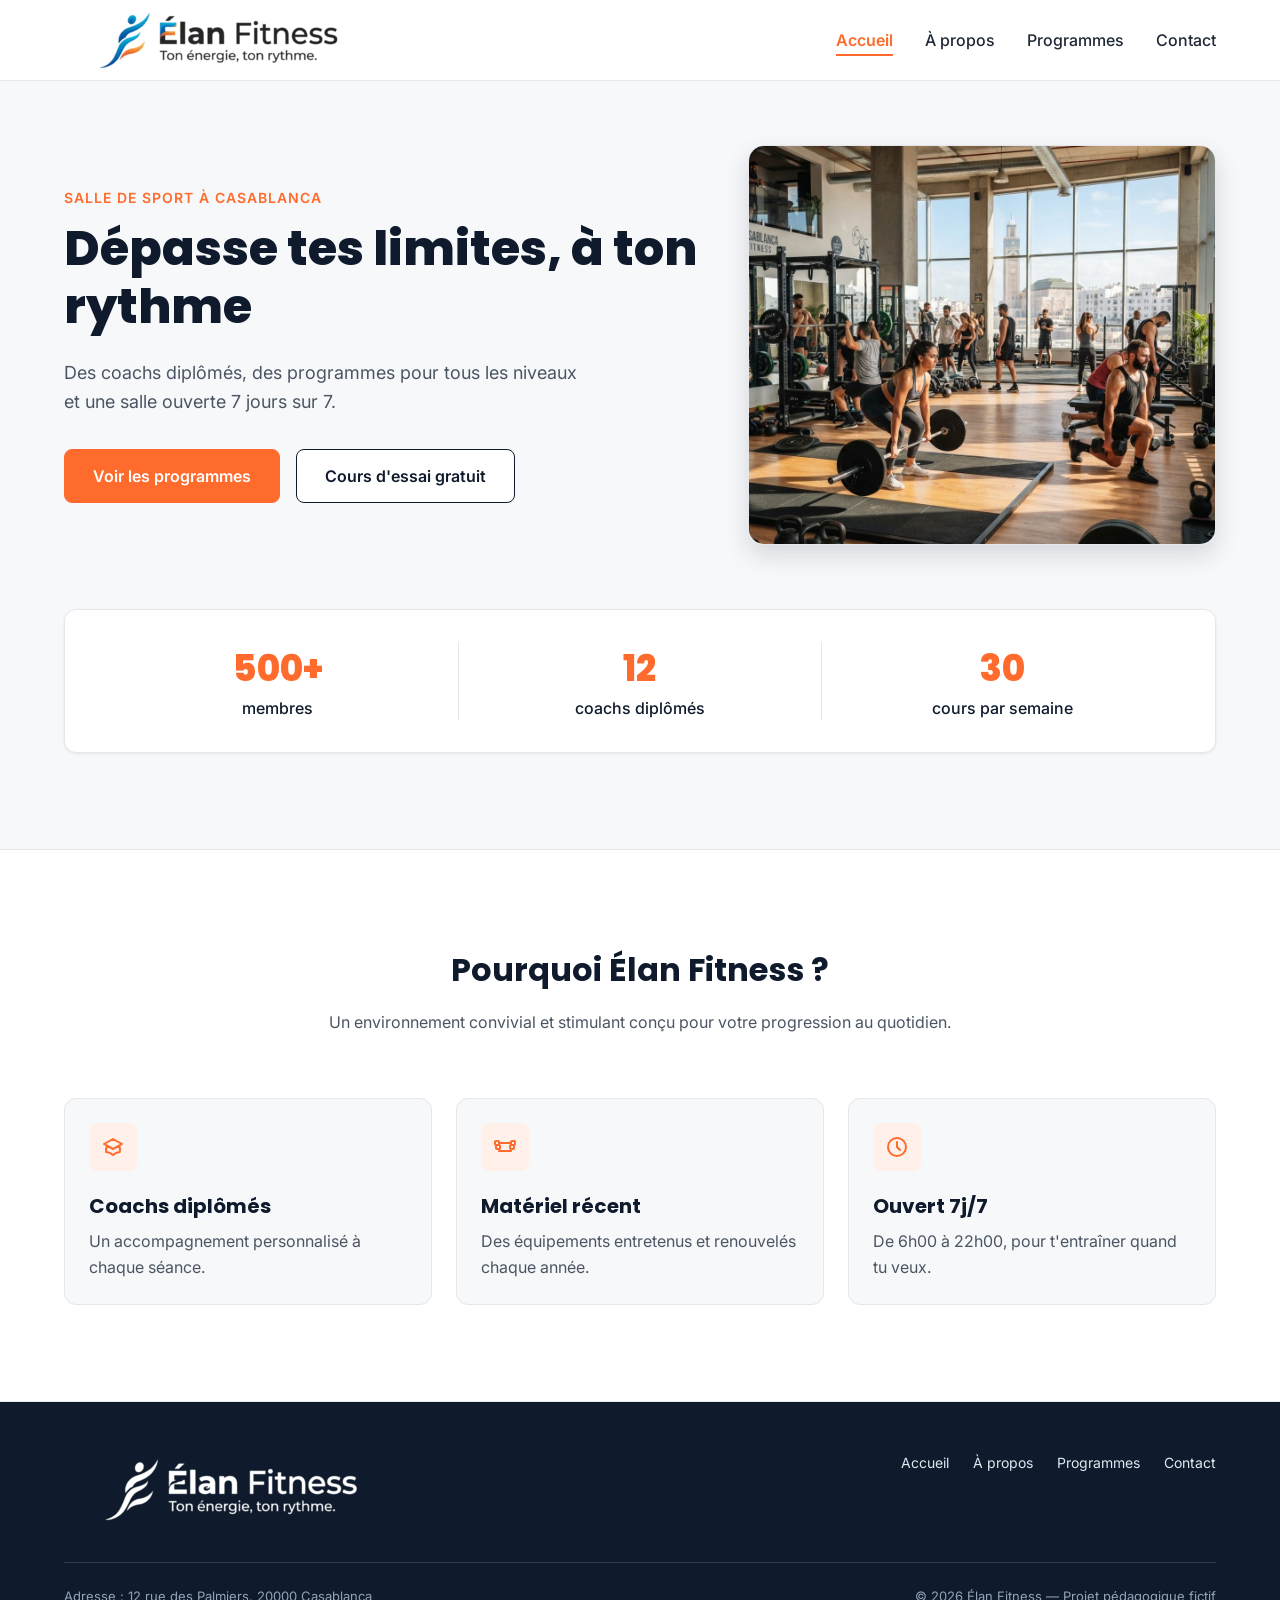
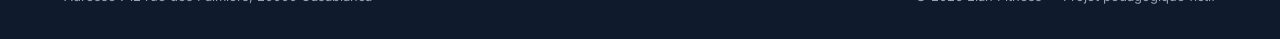
<file: index.html>
<!DOCTYPE html>
<html lang="fr">
<head>
  <meta charset="UTF-8">
  <meta name="viewport" content="width=device-width, initial-scale=1">
  <meta name="description" content="Élan Fitness, salle de sport à Casablanca : musculation, yoga, cardio et boxe fitness avec des coachs diplômés. Réservez votre cours d'essai gratuit.">
  <title>Élan Fitness | Salle de sport à Casablanca</title>

  <link rel="preconnect" href="https://fonts.googleapis.com">
  <link rel="preconnect" href="https://fonts.gstatic.com" crossorigin>
  <link href="https://fonts.googleapis.com/css2?family=Inter:wght@400;500;600&family=Poppins:wght@600;700;800&display=swap" rel="stylesheet">

  <link rel="stylesheet" href="style.css">
  <link rel="icon" type="image/x-icon" href="./favicon.ico">
</head>

<body>

  <header class="en-tete">
    <div class="conteneur en-tete-contenu">
      <a href="index.html" class="logo">
        <img src="img/logo.png" alt="Website Logo">
      </a>
      <nav aria-label="Navigation principale">
        <ul class="menu">
          <li><a href="index.html" class="lien-actif">Accueil</a></li>
          <li><a href="a-propos.html">À propos</a></li>
          <li><a href="programmes.html">Programmes</a></li>
          <li><a href="contact.html">Contact</a></li>
        </ul>
      </nav>
    </div>
  </header>

  <main>

    <section id="accueil" class="hero">
      <div class="conteneur">

        <div class="hero-contenu">
          <div class="hero-texte">
            <p class="sur-titre">Salle de sport à Casablanca</p>
            <h1>Dépasse tes limites, à ton rythme</h1>
            <p class="hero-description">
              Des coachs diplômés, des programmes pour tous les niveaux et une salle ouverte 7 jours sur 7.
            </p>
            <div class="boutons">
              <a href="programmes.html" class="bouton bouton-principal">Voir les programmes</a>
              <a href="contact.html" class="bouton bouton-secondaire">Cours d'essai gratuit</a>
            </div>
          </div>

          <img class="hero-image" src="img/hero.jpg" alt="Des personnes s'entraînent dans une salle de sport lumineuse à Casablanca">
        </div>

        <div class="chiffres">
          <div class="chiffre">
            <p class="chiffre-nombre">500+</p>
            <p>membres</p>
          </div>
          <div class="chiffre">
            <p class="chiffre-nombre">12</p>
            <p>coachs diplômés</p>
          </div>
          <div class="chiffre">
            <p class="chiffre-nombre">30</p>
            <p>cours par semaine</p>
          </div>
        </div>

      </div>
    </section>

    <section class="section section-blanche">
      <div class="conteneur">

        <div class="section-titre">
          <h2>Pourquoi Élan Fitness ?</h2>
          <p>Un environnement convivial et stimulant conçu pour votre progression au quotidien.</p>
        </div>

        <div class="cartes">
          <article class="carte carte-avantage">
            <div class="icone"><img src="img/icone-coach.svg" alt=""></div>
            <h3>Coachs diplômés</h3>
            <p>Un accompagnement personnalisé à chaque séance.</p>
          </article>

          <article class="carte carte-avantage">
            <div class="icone"><img src="img/icone-materiel.svg" alt=""></div>
            <h3>Matériel récent</h3>
            <p>Des équipements entretenus et renouvelés chaque année.</p>
          </article>

          <article class="carte carte-avantage">
            <div class="icone"><img src="img/icone-horloge.svg" alt=""></div>
            <h3>Ouvert 7j/7</h3>
            <p>De 6h00 à 22h00, pour t'entraîner quand tu veux.</p>
          </article>
        </div>

      </div>
    </section>

  </main>

  <footer class="pied-de-page">
    <div class="conteneur">

      <div class="pied-haut">
        <div>
          <img src="img/logo-footer.png" class="footer-logo" alt="Website Logo">
        </div>

        <nav aria-label="Navigation du pied de page">
          <ul class="menu menu-pied">
            <li><a href="index.html">Accueil</a></li>
            <li><a href="a-propos.html">À propos</a></li>
            <li><a href="programmes.html">Programmes</a></li>
            <li><a href="contact.html">Contact</a></li>
          </ul>
        </nav>
      </div>

      <div class="pied-bas">
        <p>Adresse : 12 rue des Palmiers, 20000 Casablanca</p>
        <p>&copy; 2026 Élan Fitness — Projet pédagogique fictif</p>
      </div>

    </div>
  </footer>

</body>
</html>
</file>
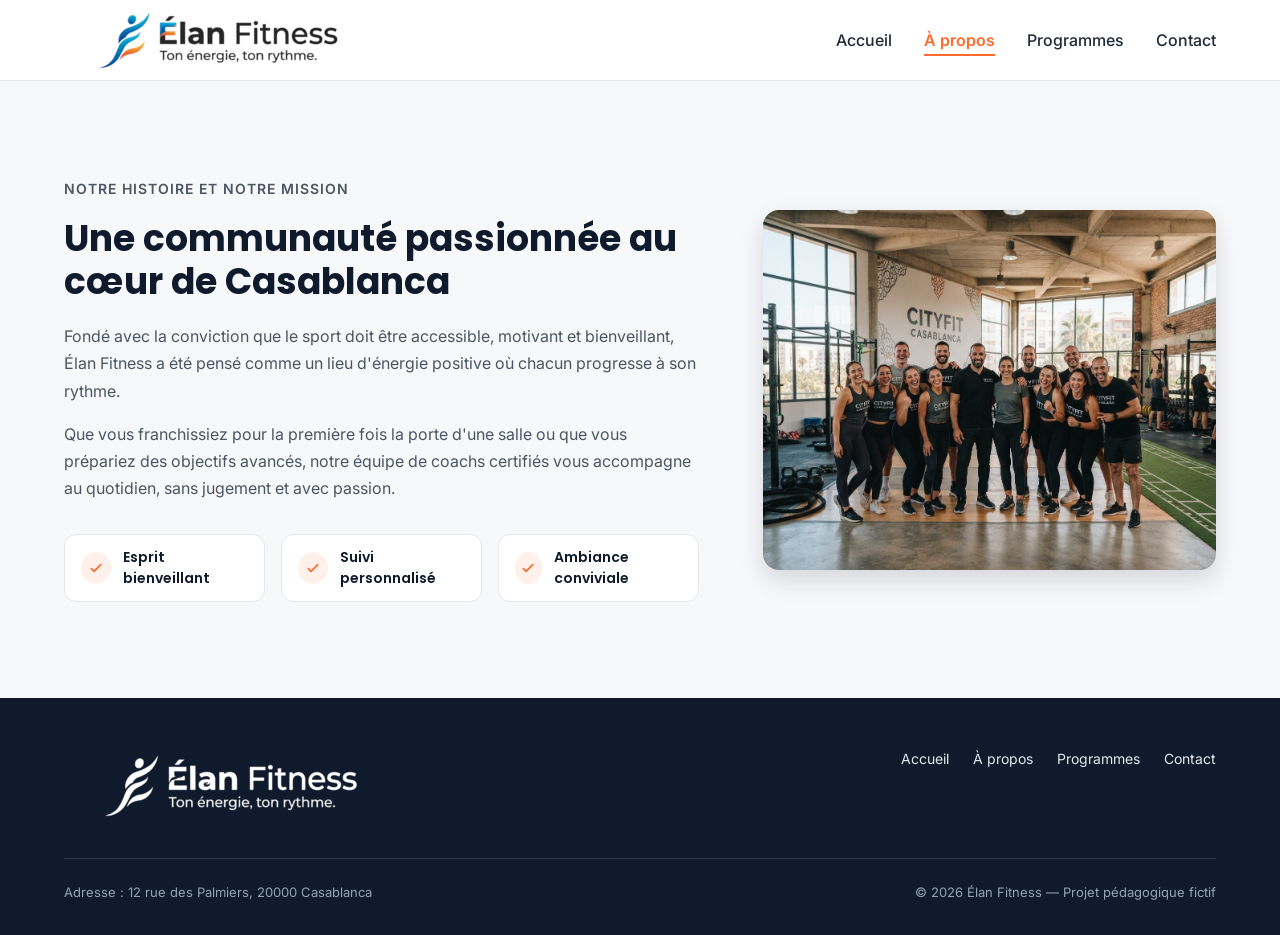
<file: a-propos.html>
<!DOCTYPE html>
<html lang="fr">
<head>
  <meta charset="UTF-8">
  <meta name="viewport" content="width=device-width, initial-scale=1">
  <meta name="description" content="Élan Fitness, salle de sport à Casablanca : musculation, yoga, cardio et boxe fitness avec des coachs diplômés. Réservez votre cours d'essai gratuit.">
  <title>Élan Fitness | Salle de sport à Casablanca</title>

  <link rel="preconnect" href="https://fonts.googleapis.com">
  <link rel="preconnect" href="https://fonts.gstatic.com" crossorigin>
  <link href="https://fonts.googleapis.com/css2?family=Inter:wght@400;500;600&family=Poppins:wght@600;700;800&display=swap" rel="stylesheet">

  <link rel="stylesheet" href="style.css">
  <link rel="icon" type="image/x-icon" href="./favicon.ico">
</head>

<body>

  <header class="en-tete">
    <div class="conteneur en-tete-contenu">
      <a href="index.html" class="logo"><img src="img/logo.png" alt="Website Logo"></a>

      <nav aria-label="Navigation principale">
        <ul class="menu">
          <li><a href="index.html">Accueil</a></li>
          <li><a href="a-propos.html" class="lien-actif">À propos</a></li>
          <li><a href="programmes.html">Programmes</a></li>
          <li><a href="contact.html">Contact</a></li>
        </ul>
      </nav>
    </div>
  </header>

  <main>

    <section id="a-propos" class="section">
      <div class="conteneur apropos-contenu">

        <div class="apropos-texte">
          <p class="sur-titre">Notre histoire et notre mission</p>
          <h2>Une communauté passionnée au cœur de Casablanca</h2>
          <p>
            Fondé avec la conviction que le sport doit être accessible, motivant et bienveillant,
            Élan Fitness a été pensé comme un lieu d'énergie positive où chacun progresse à son rythme.
          </p>
          <p>
            Que vous franchissiez pour la première fois la porte d'une salle ou que vous prépariez des
            objectifs avancés, notre équipe de coachs certifiés vous accompagne au quotidien, sans
            jugement et avec passion.
          </p>

          <ul class="valeurs">
            <li class="valeur">
              <div class="icone icone-petite"><img src="img/icone-check.svg" alt=""></div>
              <span>Esprit bienveillant</span>
            </li>
            <li class="valeur">
              <div class="icone icone-petite"><img src="img/icone-check.svg" alt=""></div>
              <span>Suivi personnalisé</span>
            </li>
            <li class="valeur">
              <div class="icone icone-petite"><img src="img/icone-check.svg" alt=""></div>
              <span>Ambiance conviviale</span>
            </li>
          </ul>
        </div>

        <img class="apropos-image" src="img/equipe.jpg" alt="L'équipe de coachs d'Élan Fitness réunie dans la salle">

      </div>
    </section>

  </main>

  <footer class="pied-de-page">
    <div class="conteneur">

      <div class="pied-haut">
        <div>
          <img src="img/logo-footer.png" class="footer-logo" alt="Website Logo">
        </div>

        <nav aria-label="Navigation du pied de page">
          <ul class="menu menu-pied">
            <li><a href="index.html">Accueil</a></li>
            <li><a href="a-propos.html">À propos</a></li>
            <li><a href="programmes.html">Programmes</a></li>
            <li><a href="contact.html">Contact</a></li>
          </ul>
        </nav>
      </div>

      <div class="pied-bas">
        <p>Adresse : 12 rue des Palmiers, 20000 Casablanca</p>
        <p>&copy; 2026 Élan Fitness — Projet pédagogique fictif</p>
      </div>

    </div>
  </footer>

</body>
</html>
</file>
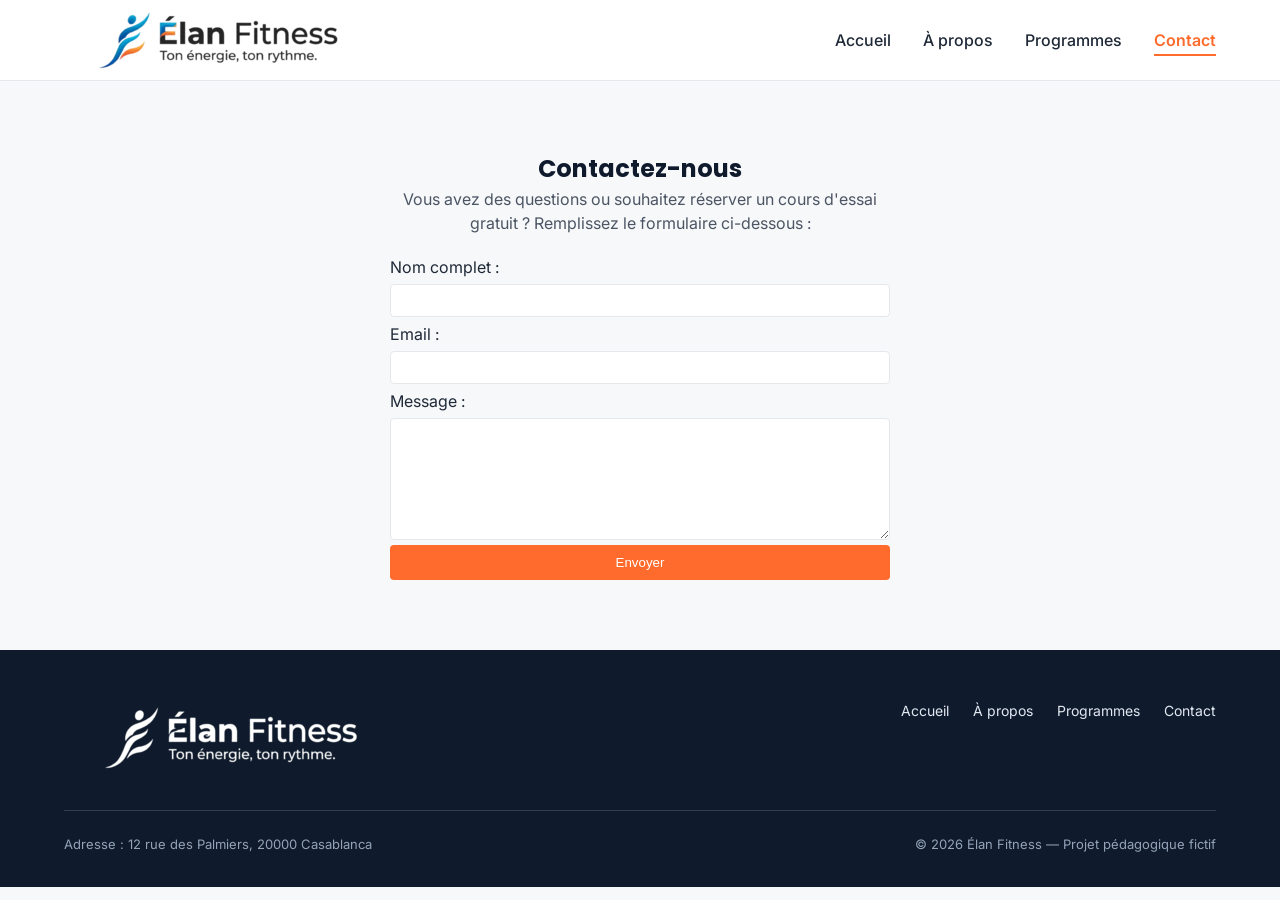
<file: contact.html>
<!DOCTYPE html>
<html lang="fr">
<head>
  <meta charset="UTF-8">
  <meta name="viewport" content="width=device-width, initial-scale=1">
  <meta name="description" content="Élan Fitness, salle de sport à Casablanca : musculation, yoga, cardio et boxe fitness avec des coachs diplômés. Réservez votre cours d'essai gratuit.">
  <title>Élan Fitness | Salle de sport à Casablanca</title>

  <link rel="preconnect" href="https://fonts.googleapis.com">
  <link rel="preconnect" href="https://fonts.gstatic.com" crossorigin>
  <link href="https://fonts.googleapis.com/css2?family=Inter:wght@400;500;600&family=Poppins:wght@600;700;800&display=swap" rel="stylesheet">

  <link rel="stylesheet" href="style.css">
  <link rel="stylesheet" href="style-contact.css">
  <link rel="icon" type="image/x-icon" href="./favicon.ico">
</head>

<body>

  <header class="en-tete">
    <div class="conteneur en-tete-contenu">
      <a href="index.html" class="logo"><img src="img/logo.png" alt="Website Logo"></a>

      <nav aria-label="Navigation principale">
        <ul class="menu">
          <li><a href="index.html">Accueil</a></li>
          <li><a href="a-propos.html">À propos</a></li>
          <li><a href="programmes.html">Programmes</a></li>
          <li><a href="contact.html" class="lien-actif">Contact</a></li>
        </ul>
      </nav>
    </div>
  </header>

  <main>

    <section>
      <div class="contact-conteneur">

        <div class="titre-section">
          <h1>Contactez-nous</h1>
          <p>Vous avez des questions ou souhaitez réserver un cours d'essai gratuit ? Remplissez le formulaire ci-dessous :</p>
        </div>

        <form>
          <label for="nom">Nom complet :</label>
          <input class="input-area" type="text" id="nom" name="nom">

          <label for="email">Email :</label>
          <input class="input-area" type="email" id="email" name="email">

          <label for="message">Message :</label>
          <textarea id="message" name="message" rows="8"></textarea>

          <button type="submit">Envoyer</button>
        </form>
      </div>
    </section>

  </main>

 <footer class="pied-de-page">
    <div class="conteneur">

      <div class="pied-haut">
        <div>
          <img src="img/logo-footer.png" class="footer-logo" alt="Website Logo">
        </div>

        <nav aria-label="Navigation du pied de page">
          <ul class="menu menu-pied">
            <li><a href="index.html">Accueil</a></li>
            <li><a href="a-propos.html">À propos</a></li>
            <li><a href="programmes.html">Programmes</a></li>
            <li><a href="contact.html">Contact</a></li>
          </ul>
        </nav>
      </div>

      <div class="pied-bas">
        <p>Adresse : 12 rue des Palmiers, 20000 Casablanca</p>
        <p>&copy; 2026 Élan Fitness — Projet pédagogique fictif</p>
      </div>

    </div>
  </footer>

</body>
</html>
</file>
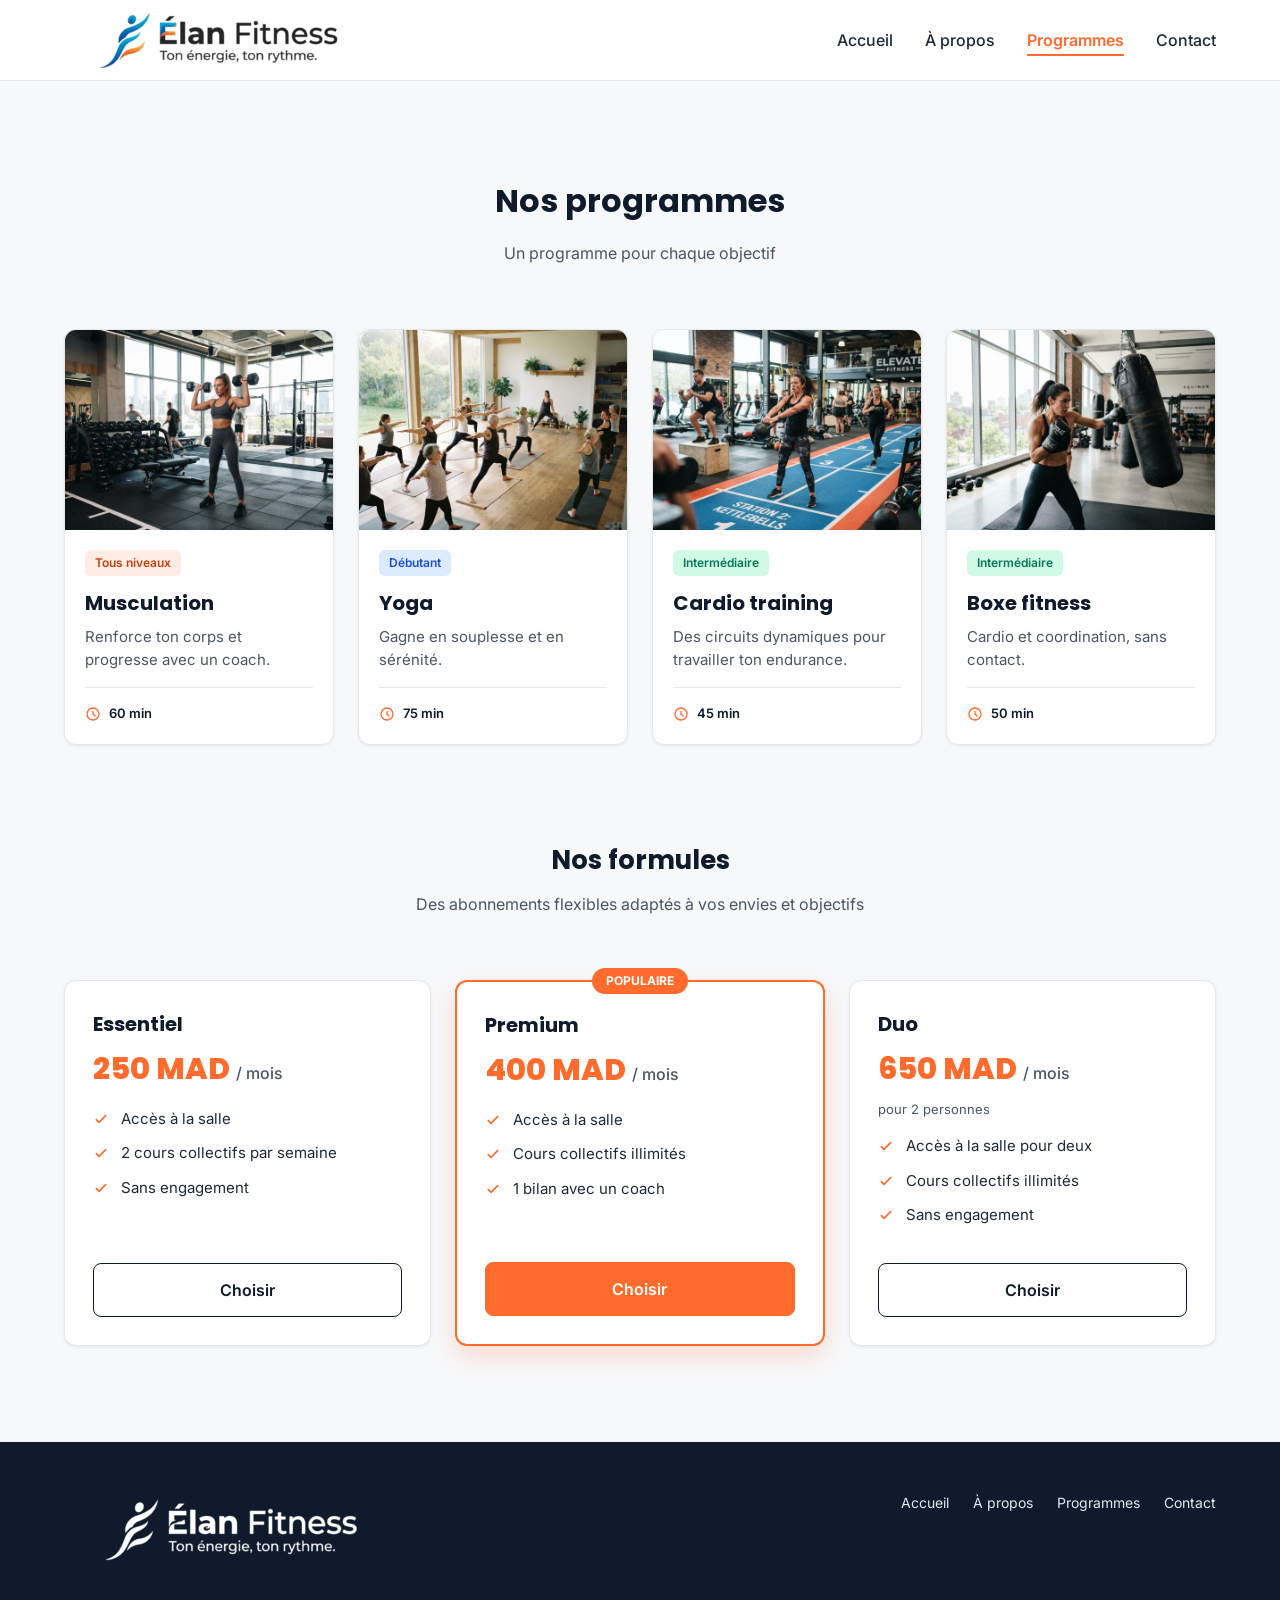
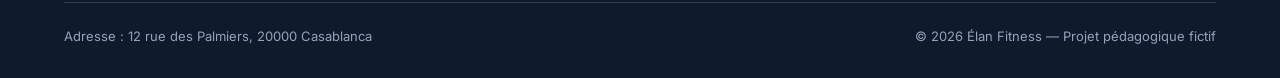
<file: programmes.html>
<!DOCTYPE html>
<html lang="fr">
<head>
  <meta charset="UTF-8">
  <meta name="viewport" content="width=device-width, initial-scale=1">
  <meta name="description" content="Élan Fitness, salle de sport à Casablanca : musculation, yoga, cardio et boxe fitness avec des coachs diplômés. Réservez votre cours d'essai gratuit.">
  <title>Élan Fitness | Salle de sport à Casablanca</title>

  <link rel="preconnect" href="https://fonts.googleapis.com">
  <link rel="preconnect" href="https://fonts.gstatic.com" crossorigin>
  <link href="https://fonts.googleapis.com/css2?family=Inter:wght@400;500;600&family=Poppins:wght@600;700;800&display=swap" rel="stylesheet">

  <link rel="stylesheet" href="style.css">
  <link rel="icon" type="image/x-icon" href="./favicon.ico">
</head>

<body>

  <header class="en-tete">
    <div class="conteneur en-tete-contenu">
      <a href="index.html" class="logo"><img src="img/logo.png" alt="Website Logo"></a>

      <nav aria-label="Navigation principale">
        <ul class="menu">
          <li><a href="index.html">Accueil</a></li>
          <li><a href="a-propos.html">À propos</a></li>
          <li><a href="programmes.html" class="lien-actif">Programmes</a></li>
          <li><a href="contact.html">Contact</a></li>
        </ul>
      </nav>
    </div>
  </header>

  <main>

    <section id="programmes" class="section">
      <div class="conteneur">

        <div class="section-titre">
          <h2>Nos programmes</h2>
          <p>Un programme pour chaque objectif</p>
        </div>

        <div class="cartes">

          <article class="carte carte-programme">
            <img src="img/musculation.jpg" alt="Une sportive soulève des haltères dans l'espace musculation">
            <div class="programme-corps">
              <span class="etiquette etiquette-orange">Tous niveaux</span>
              <h3>Musculation</h3>
              <p>Renforce ton corps et progresse avec un coach.</p>
              <p class="duree"><img src="img/icone-duree.svg" alt="">60 min</p>
            </div>
          </article>

          <article class="carte carte-programme">
            <img src="img/yoga.jpg" alt="Un groupe pratique le yoga sur des tapis dans une salle lumineuse">
            <div class="programme-corps">
              <span class="etiquette etiquette-bleue">Débutant</span>
              <h3>Yoga</h3>
              <p>Gagne en souplesse et en sérénité.</p>
              <p class="duree"><img src="img/icone-duree.svg" alt="">75 min</p>
            </div>
          </article>

          <article class="carte carte-programme">
            <img src="img/cardio.jpg" alt="Des sportifs suivent un circuit de cardio training avec des kettlebells">
            <div class="programme-corps">
              <span class="etiquette etiquette-verte">Intermédiaire</span>
              <h3>Cardio training</h3>
              <p>Des circuits dynamiques pour travailler ton endurance.</p>
              <p class="duree"><img src="img/icone-duree.svg" alt="">45 min</p>
            </div>
          </article>

          <article class="carte carte-programme">
            <img src="img/boxe.jpg" alt="Une sportive frappe un sac de frappe pendant un cours de boxe fitness">
            <div class="programme-corps">
              <span class="etiquette etiquette-verte">Intermédiaire</span>
              <h3>Boxe fitness</h3>
              <p>Cardio et coordination, sans contact.</p>
              <p class="duree"><img src="img/icone-duree.svg" alt="">50 min</p>
            </div>
          </article>

        </div>

        <div class="formules">

          <div class="section-titre">
            <h3>Nos formules</h3>
            <p>Des abonnements flexibles adaptés à vos envies et objectifs</p>
          </div>

          <div class="cartes">

            <article class="carte formule">
              <h4>Essentiel</h4>
              <p class="prix">250 MAD <span>/ mois</span></p>
              <ul class="formule-liste">
                <li>Accès à la salle</li>
                <li>2 cours collectifs par semaine</li>
                <li>Sans engagement</li>
              </ul>
              <a href="contact.html" class="bouton bouton-secondaire">Choisir</a>
            </article>

            <article class="carte formule formule-populaire">
              <p class="badge-populaire">Populaire</p>
              <h4>Premium</h4>
              <p class="prix">400 MAD <span>/ mois</span></p>
              <ul class="formule-liste">
                <li>Accès à la salle</li>
                <li>Cours collectifs illimités</li>
                <li>1 bilan avec un coach</li>
              </ul>
              <a href="contact.html" class="bouton bouton-principal">Choisir</a>
            </article>

            <article class="carte formule">
              <h4>Duo</h4>
              <p class="prix">650 MAD <span>/ mois</span></p>
              <p class="prix-note">pour 2 personnes</p>
              <ul class="formule-liste">
                <li>Accès à la salle pour deux</li>
                <li>Cours collectifs illimités</li>
                <li>Sans engagement</li>
              </ul>
              <a href="contact.html" class="bouton bouton-secondaire">Choisir</a>
            </article>

          </div>
        </div>

      </div>
    </section>

  </main>

 <footer class="pied-de-page">
    <div class="conteneur">

      <div class="pied-haut">
        <div>
          <img src="img/logo-footer.png" class="footer-logo" alt="Website Logo">
        </div>

        <nav aria-label="Navigation du pied de page">
          <ul class="menu menu-pied">
            <li><a href="index.html">Accueil</a></li>
            <li><a href="a-propos.html">À propos</a></li>
            <li><a href="programmes.html">Programmes</a></li>
            <li><a href="contact.html">Contact</a></li>
          </ul>
        </nav>
      </div>

      <div class="pied-bas">
        <p>Adresse : 12 rue des Palmiers, 20000 Casablanca</p>
        <p>&copy; 2026 Élan Fitness — Projet pédagogique fictif</p>
      </div>

    </div>
  </footer>

</body>
</html>
</file>
<file: style.css>
* {
  box-sizing: border-box;
  margin: 0;
  padding: 0;
}

html {
  scroll-behavior: smooth;
}

body {
  font-family: 'Inter', Arial, sans-serif;
  font-size: 16px;
  line-height: 1.5;
  color: #1F2937;
  background-color: #F7F8FA;
}

h1, h2, h3, h4 {
  font-family: 'Poppins', Arial, sans-serif;
  color: #0F1B2D;
}

a {
  color: inherit;
  text-decoration: none;
}

ul {
  list-style: none;
}

img {
  display: block;
  max-width: 100%;
}

a:focus-visible,
button:focus-visible {
  outline: 3px solid #FF6B2C;
  outline-offset: 2px;
}

.conteneur {
  width: 100%;
  max-width: 1200px;
  margin: 0 auto;
  padding: 0 24px;
}

.section {
  padding: 96px 0;
}

.section-blanche {
  background-color: #FFFFFF;
  border-top: 1px solid #E5E7EB;
  border-bottom: 1px solid #E5E7EB;
}

.section-titre {
  max-width: 640px;
  margin: 0 auto 64px;
  text-align: center;
}

.section-titre h2 {
  font-size: 32px;
  margin-bottom: 16px;
}

.section-titre h3 {
  font-size: 26px;
  margin-bottom: 12px;
}

.section-titre p {
  color: #4B5563;
}

.sur-titre {
  font-size: 14px;
  font-weight: 600;
  color: #FF6B2C;
  text-transform: uppercase;
  letter-spacing: 1px;
  margin-bottom: 12px;
}

.bouton {
  display: inline-block;
  padding: 14px 28px;
  border-radius: 8px;
  font-size: 16px;
  font-weight: 600;
  text-align: center;
  cursor: pointer;
}

.bouton-principal {
  background-color: #FF6B2C;
  border: 1px solid #FF6B2C;
  color: #FFFFFF;
}

.bouton-principal:hover {
  background-color: #F05817;
}

.bouton-secondaire {
  background-color: #FFFFFF;
  border: 1px solid #0F1B2D;
  color: #0F1B2D;
}

.bouton-secondaire:hover {
  background-color: #F3F4F6;
}

.cartes {
  display: flex;
  gap: 24px;
}

.carte {
  flex: 1;
  background-color: #FFFFFF;
  border: 1px solid #E5E7EB;
  border-radius: 12px;
  box-shadow: 0 1px 3px rgba(15, 27, 45, 0.08);
}

.icone {
  width: 48px;
  height: 48px;
  background-color: #FFF0EA;
  border-radius: 8px;
  display: flex;
  align-items: center;
  justify-content: center;
}

.icone img {
  width: 24px;
  height: 24px;
}

.icone-petite {
  width: 32px;
  height: 32px;
  border-radius: 50%;
}

.icone-petite img {
  width: 16px;
  height: 16px;
}

.en-tete {
  position: sticky;
  top: 0;
  z-index: 10;
  background-color: #FFFFFF;
  border-bottom: 1px solid #E5E7EB;
}

.en-tete-contenu {
  height: 80px;
  display: flex;
  align-items: center;
  justify-content: space-between;
}

.logo {
  display: flex;
  align-items: center;
  font-family: 'Poppins', Arial, sans-serif;
  font-size: 24px;
  font-weight: 700;
  color: #0F1B2D;
}

/* .logo::after {
  content: "";
  width: 10px;
  height: 10px;
  margin-left: 8px;
  background-color: #FF6B2C;
  border-radius: 50%;
} */

.menu {
  display: flex;
  gap: 32px;
}

.menu a {
  font-weight: 500;
  padding-bottom: 4px;
  border-bottom: 2px solid transparent;
}

.menu a:hover {
  color: #FF6B2C;
}


.menu .lien-actif{
  color: #FF6B2C;
  font-weight: 600;
  border-bottom-color: #FF6B2C;
}

.hero {
  padding: 64px 0 96px;
}

.hero-contenu {
  display: flex;
  align-items: center;
  gap: 32px;
}

.hero-texte {
  flex: 7;
}

.hero-texte h1 {
  font-size: 48px;
  font-weight: 800;
  line-height: 1.2;
  margin-bottom: 24px;
}

.hero-description {
  max-width: 520px;
  font-size: 18px;
  line-height: 1.6;
  color: #4B5563;
  margin-bottom: 32px;
}

.boutons {
  display: flex;
  flex-wrap: wrap;
  gap: 16px;
}

.hero-image {
  flex: 5;
  min-width: 0;
  height: 400px;
  object-fit: cover;
  border-radius: 16px;
  border: 1px solid #E5E7EB;
  box-shadow: 0 10px 25px rgba(15, 27, 45, 0.15);
}

.chiffres {
  display: flex;
  margin-top: 64px;
  padding: 32px;
  background-color: #FFFFFF;
  border: 1px solid #E5E7EB;
  border-radius: 12px;
  box-shadow: 0 1px 3px rgba(15, 27, 45, 0.08);
}

.chiffre {
  flex: 1;
  text-align: center;
  font-weight: 500;
  color: #0F1B2D;
}

.chiffre + .chiffre {
  border-left: 1px solid #E5E7EB;
}

.chiffre-nombre {
  font-family: 'Poppins', Arial, sans-serif;
  font-size: 36px;
  font-weight: 800;
  color: #FF6B2C;
}

.carte-avantage {
  padding: 24px;
  background-color: #F7F8FA;
  box-shadow: none;
}

.carte-avantage .icone {
  margin-bottom: 20px;
}

.carte-avantage h3 {
  font-size: 20px;
  margin-bottom: 8px;
}

.carte-avantage p {
  color: #4B5563;
  line-height: 1.6;
}

.apropos-contenu {
  display: flex;
  align-items: center;
  gap: 64px;
}

.apropos-texte {
  flex: 7;
}

.apropos-texte h2 {
  font-size: 36px;
  line-height: 1.2;
  margin-bottom: 20px;
}

.apropos-texte p {
  color: #4B5563;
  line-height: 1.7;
  margin-bottom: 16px;
}

.valeurs {
  display: flex;
  gap: 16px;
  margin-top: 32px;
}

.valeur {
  flex: 1;
  display: flex;
  align-items: center;
  gap: 12px;
  padding: 12px 16px;
  background-color: #FFFFFF;
  border: 1px solid #E5E7EB;
  border-radius: 12px;
  font-family: 'Poppins', Arial, sans-serif;
  font-size: 14px;
  font-weight: 600;
  color: #0F1B2D;
}

.apropos-image {
  flex: 5;
  min-width: 0;
  height: 360px;
  object-fit: cover;
  border-radius: 16px;
  box-shadow: 0 10px 25px rgba(15, 27, 45, 0.15);
}

.carte-programme {
  display: flex;
  flex-direction: column;
  overflow: hidden;
}

.carte-programme > img {
  width: 100%;
  height: 200px;
  object-fit: cover;
}

.programme-corps {
  flex: 1;
  display: flex;
  flex-direction: column;
  padding: 20px;
}

.programme-corps h3 {
  font-size: 20px;
  margin-bottom: 8px;
}

.programme-corps p {
  font-size: 15px;
  color: #4B5563;
}

.etiquette {
  align-self: flex-start;
  padding: 4px 10px;
  margin-bottom: 12px;
  border-radius: 6px;
  font-size: 12px;
  font-weight: 600;
}

.etiquette-orange {
  background-color: #FFEDE5;
  color: #C2410C;
}

.etiquette-bleue {
  background-color: #DBEAFE;
  color: #1D4ED8;
}

.etiquette-verte {
  background-color: #D1FAE5;
  color: #047857;
}

.programme-corps .duree {
  display: flex;
  align-items: center;
  gap: 8px;
  margin-top: auto;
  padding-top: 16px;
  border-top: 1px solid #E5E7EB;
  font-size: 13px;
  font-weight: 600;
  color: #0F1B2D;
}

.programme-corps h3 + p {
  margin-bottom: 16px;
}

.duree img {
  width: 16px;
  height: 16px;
}

.formules {
  margin-top: 96px;
}

.formule {
  position: relative;
  display: flex;
  flex-direction: column;
  padding: 28px;
}

.formule h4 {
  font-size: 20px;
}

.prix {
  margin: 8px 0 16px;
  font-family: 'Poppins', Arial, sans-serif;
  font-size: 30px;
  font-weight: 800;
  color: #FF6B2C;
}

.prix span {
  font-family: 'Inter', Arial, sans-serif;
  font-size: 16px;
  font-weight: 500;
  color: #4B5563;
}

.prix-note {
  margin: -8px 0 16px;
  font-size: 13px;
  color: #4B5563;
}

.formule-liste {
  flex: 1;
  margin-bottom: 24px;
}

.formule-liste li {
  padding-left: 28px;
  margin-bottom: 12px;
  font-size: 15px;
  background-image: url('img/icone-check.svg');
  background-repeat: no-repeat;
  background-position: left center;
  background-size: 16px;
}

.formule .bouton {
  display: block;
}

.formule-populaire {
  border: 2px solid #FF6B2C;
  box-shadow: 0 10px 25px rgba(255, 107, 44, 0.2);
}

.badge-populaire {
  position: absolute;
  top: -14px;
  left: 50%;
  transform: translateX(-50%);
  padding: 4px 14px;
  background-color: #FF6B2C;
  border-radius: 999px;
  font-size: 12px;
  font-weight: 700;
  text-transform: uppercase;
  color: #FFFFFF;
}

.pied-de-page {
  padding: 48px 0 32px;
  background-color: #0F1B2D;
  color: #FFFFFF;
}

.pied-haut {
  display: flex;
  justify-content: space-between;
  align-items: flex-start;
  padding-bottom: 32px;
  border-bottom: 1px solid rgba(255, 255, 255, 0.15);
}

.logo-clair {
  color: #FFFFFF;
}

.slogan {
  margin-top: 8px;
  font-size: 14px;
  font-style: italic;
  color: #CBD5E1;
}

.menu-pied {
  gap: 24px;
}

.menu-pied a {
  font-size: 14px;
  font-weight: 400;
  color: #E2E8F0;
}

.pied-bas {
  display: flex;
  justify-content: space-between;
  margin-top: 24px;
  font-size: 13px;
  color: #94A3B8;
}
</file>
<file: style-contact.css>
.contact-conteneur{
  margin: auto;
  padding: 70px;
  width: 50%;
}

.titre-section{
  text-align: center;
  margin-bottom: 20px;
}

.titre-section h2{
  margin-bottom: 10px;
  font-size: 32px;
}

.titre-section p{
  color: #4B5563;
}

form {
  display: flex;
  flex-direction: column;
  gap: 5px;
}

.input-area {
  padding: 8px;
  border: 1px solid #E5E7EB;
  border-radius: 4px;
}

form textarea {
  border: 1px solid #E5E7EB;
  border-radius: 4px;
}

form button {
  padding: 10px;
  background-color: #FF6B2C;
  color: #FFFFFF;
  border: none;
  border-radius: 4px;
  cursor: pointer;
}

form button:hover {
  background-color: #F05817;
}
</file>
